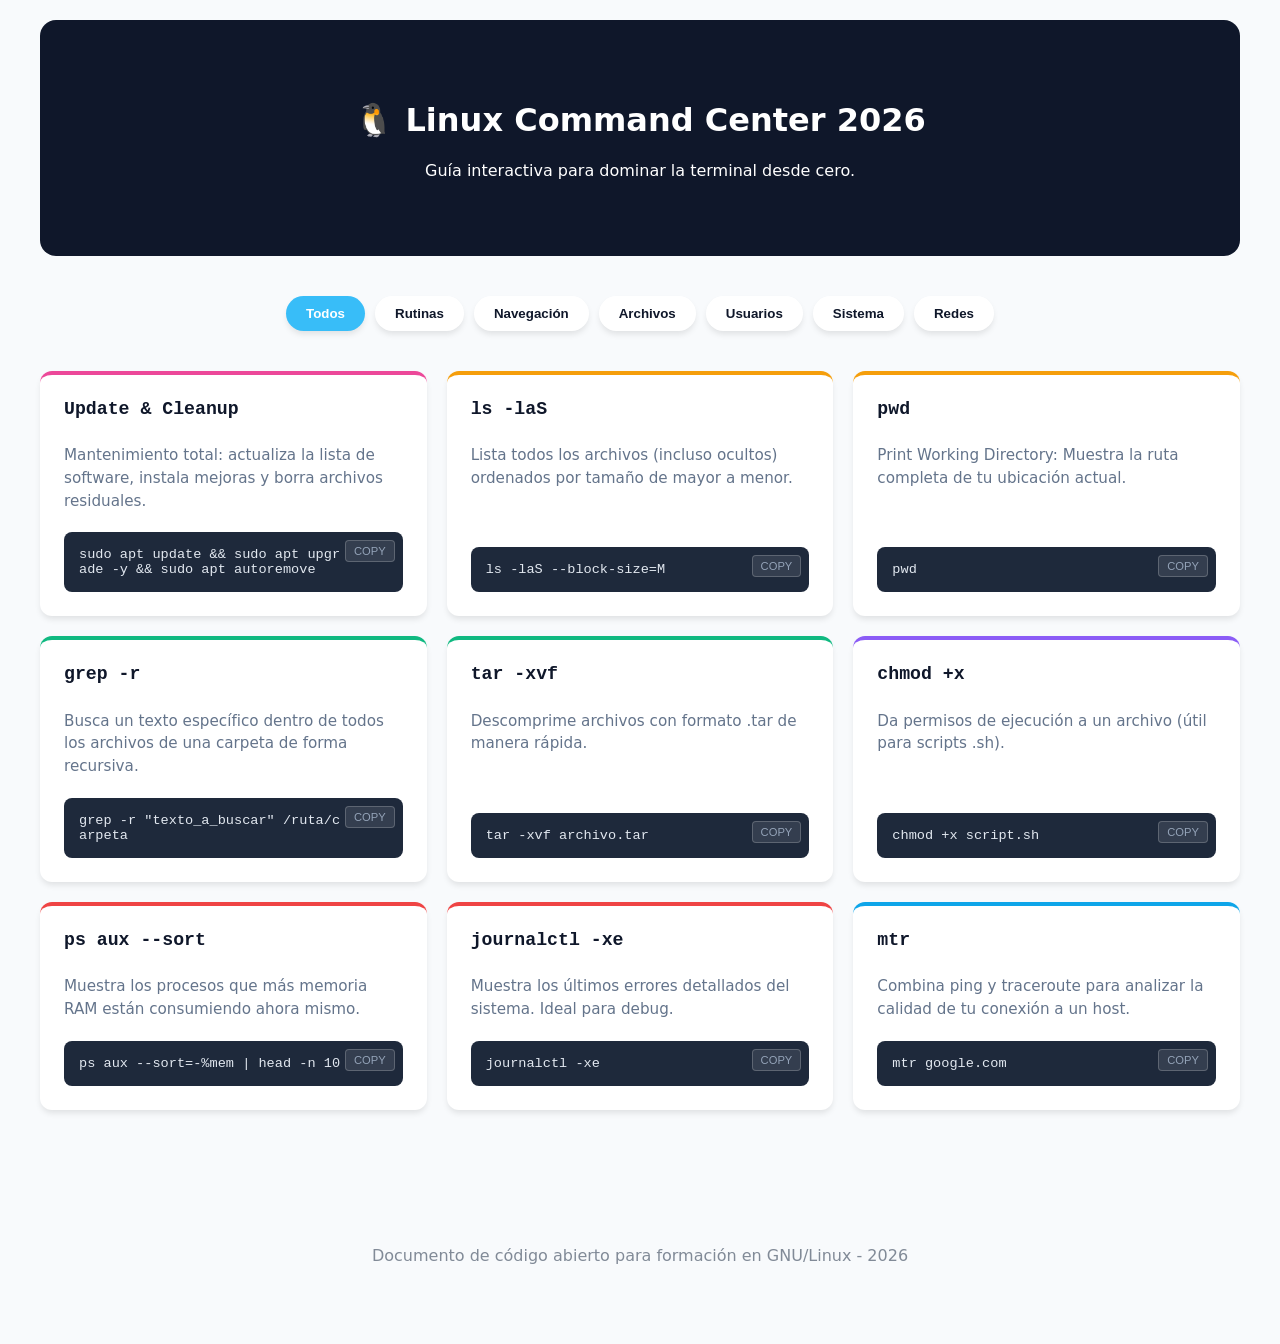
<file: linux.html>
<!DOCTYPE html>
<html lang="es">
<head>
    <meta charset="UTF-8">
    <meta name="viewport" content="width=device-width, initial-scale=1.0">
    <title>Manual Linux Pro 2026</title>
    <style>
        :root {
            --primary: #0f172a;
            --accent: #38bdf8;
            --bg: #f8fafc;
            --card-bg: #ffffff;
            --code-bg: #1e293b;
            --text-main: #334155;
            /* Colores de categorías */
            --c-nav: #f59e0b;
            --c-file: #10b981;
            --c-user: #8b5cf6;
            --c-sys: #ef4444;
            --c-net: #0ea5e9;
            --c-routine: #ec4899;
        }

        body { font-family: 'Inter', system-ui, sans-serif; background-color: var(--bg); color: var(--text-main); margin: 0; padding: 20px; }
        .container { max-width: 1200px; margin: 0 auto; }
        
        header { 
            text-align: center; padding: 60px 20px; background: var(--primary); 
            color: white; border-radius: 16px; margin-bottom: 40px;
        }

        .category-nav { display: flex; flex-wrap: wrap; gap: 10px; justify-content: center; margin-bottom: 40px; position: sticky; top: 10px; z-index: 100; }
        
        .btn-tab {
            padding: 10px 20px; border: none; background: var(--card-bg); color: var(--primary); 
            border-radius: 30px; cursor: pointer; font-weight: 600; box-shadow: 0 4px 6px -1px rgba(0,0,0,0.1); transition: 0.2s;
        }

        .btn-tab.active { background: var(--accent); color: white; }

        .command-grid { display: grid; grid-template-columns: repeat(auto-fill, minmax(350px, 1fr)); gap: 20px; }
        
        .command-card {
            background: var(--card-bg); padding: 24px; border-radius: 12px; border-top: 4px solid #cbd5e1;
            box-shadow: 0 4px 6px -1px rgba(0,0,0,0.1); display: flex; flex-direction: column;
        }

        /* Colores Dinámicos */
        .command-card.nav { border-top-color: var(--c-nav); }
        .command-card.file { border-top-color: var(--c-file); }
        .command-card.user { border-top-color: var(--c-user); }
        .command-card.sys { border-top-color: var(--c-sys); }
        .command-card.net { border-top-color: var(--c-net); }
        .command-card.routine { border-top-color: var(--c-routine); }

        .command-card h3 { margin: 0 0 10px 0; font-family: monospace; font-size: 1.4em; color: var(--primary); }
        .desc { font-size: 0.95em; line-height: 1.5; color: #64748b; margin-bottom: 20px; flex-grow: 1; }

        /* Bloque de Código Profesional */
        .code-wrapper {
            position: relative;
            background: var(--code-bg);
            border-radius: 8px;
            padding: 15px;
            margin-top: auto;
        }

        .syntax {
            color: #e2e8f0;
            font-family: 'Fira Code', 'Courier New', monospace;
            font-size: 0.85em;
            white-space: pre-wrap;
            word-break: break-all;
            padding-right: 40px; /* Espacio para el botón */
        }

        .copy-btn {
            position: absolute;
            top: 8px;
            right: 8px;
            background: rgba(255, 255, 255, 0.1);
            border: 1px solid rgba(255, 255, 255, 0.2);
            color: #94a3b8;
            padding: 4px 8px;
            border-radius: 4px;
            font-size: 0.7em;
            cursor: pointer;
            transition: 0.2s;
            text-transform: uppercase;
        }

        .copy-btn:hover { background: rgba(255, 255, 255, 0.2); color: white; }
        .copy-btn.copied { background: var(--c-file); color: white; border-color: var(--c-file); }

        footer { text-align: center; margin-top: 80px; padding: 40px; opacity: 0.6; }
    </style>
</head>
<body>

<div class="container">
    <header>
        <h1>🐧 Linux Command Center 2026</h1>
        <p>Guía interactiva para dominar la terminal desde cero.</p>
    </header>

    <nav class="category-nav">
        <button class="btn-tab active" onclick="filterSelection('all')">Todos</button>
        <button class="btn-tab" onclick="filterSelection('routine')">Rutinas</button>
        <button class="btn-tab" onclick="filterSelection('nav')">Navegación</button>
        <button class="btn-tab" onclick="filterSelection('file')">Archivos</button>
        <button class="btn-tab" onclick="filterSelection('user')">Usuarios</button>
        <button class="btn-tab" onclick="filterSelection('sys')">Sistema</button>
        <button class="btn-tab" onclick="filterSelection('net')">Redes</button>
    </nav>

    <div class="command-grid">
        
        <div class="command-card routine">
            <h3>Update & Cleanup</h3>
            <p class="desc">Mantenimiento total: actualiza la lista de software, instala mejoras y borra archivos residuales.</p>
            <div class="code-wrapper">
                <div class="syntax">sudo apt update && sudo apt upgrade -y && sudo apt autoremove</div>
                <button class="copy-btn" onclick="copyCode(this)">Copy</button>
            </div>
        </div>

        <div class="command-card nav">
            <h3>ls -laS</h3>
            <p class="desc">Lista todos los archivos (incluso ocultos) ordenados por tamaño de mayor a menor.</p>
            <div class="code-wrapper">
                <div class="syntax">ls -laS --block-size=M</div>
                <button class="copy-btn" onclick="copyCode(this)">Copy</button>
            </div>
        </div>

        <div class="command-card nav">
            <h3>pwd</h3>
            <p class="desc">Print Working Directory: Muestra la ruta completa de tu ubicación actual.</p>
            <div class="code-wrapper">
                <div class="syntax">pwd</div>
                <button class="copy-btn" onclick="copyCode(this)">Copy</button>
            </div>
        </div>

        <div class="command-card file">
            <h3>grep -r</h3>
            <p class="desc">Busca un texto específico dentro de todos los archivos de una carpeta de forma recursiva.</p>
            <div class="code-wrapper">
                <div class="syntax">grep -r "texto_a_buscar" /ruta/carpeta</div>
                <button class="copy-btn" onclick="copyCode(this)">Copy</button>
            </div>
        </div>

        <div class="command-card file">
            <h3>tar -xvf</h3>
            <p class="desc">Descomprime archivos con formato .tar de manera rápida.</p>
            <div class="code-wrapper">
                <div class="syntax">tar -xvf archivo.tar</div>
                <button class="copy-btn" onclick="copyCode(this)">Copy</button>
            </div>
        </div>

        <div class="command-card user">
            <h3>chmod +x</h3>
            <p class="desc">Da permisos de ejecución a un archivo (útil para scripts .sh).</p>
            <div class="code-wrapper">
                <div class="syntax">chmod +x script.sh</div>
                <button class="copy-btn" onclick="copyCode(this)">Copy</button>
            </div>
        </div>

        <div class="command-card sys">
            <h3>ps aux --sort</h3>
            <p class="desc">Muestra los procesos que más memoria RAM están consumiendo ahora mismo.</p>
            <div class="code-wrapper">
                <div class="syntax">ps aux --sort=-%mem | head -n 10</div>
                <button class="copy-btn" onclick="copyCode(this)">Copy</button>
            </div>
        </div>

        <div class="command-card sys">
            <h3>journalctl -xe</h3>
            <p class="desc">Muestra los últimos errores detallados del sistema. Ideal para debug.</p>
            <div class="code-wrapper">
                <div class="syntax">journalctl -xe</div>
                <button class="copy-btn" onclick="copyCode(this)">Copy</button>
            </div>
        </div>

        <div class="command-card net">
            <h3>mtr</h3>
            <p class="desc">Combina ping y traceroute para analizar la calidad de tu conexión a un host.</p>
            <div class="code-wrapper">
                <div class="syntax">mtr google.com</div>
                <button class="copy-btn" onclick="copyCode(this)">Copy</button>
            </div>
        </div>

    </div>

    <footer>
        <p>Documento de código abierto para formación en GNU/Linux - 2026</p>
    </footer>
</div>

<script>
    function copyCode(button) {
        const text = button.previousElementSibling.innerText;
        navigator.clipboard.writeText(text).then(() => {
            button.innerText = "COPIED!";
            button.classList.add("copied");
            setTimeout(() => {
                button.innerText = "COPY";
                button.classList.remove("copied");
            }, 2000);
        });
    }

    function filterSelection(category) {
        const cards = document.querySelectorAll(".command-card");
        const buttons = document.querySelectorAll(".btn-tab");
        
        buttons.forEach(btn => {
            btn.classList.remove("active");
            if(btn.getAttribute('onclick').includes(category)) btn.classList.add("active");
        });

        cards.forEach(card => {
            if (category === "all" || card.classList.contains(category)) {
                card.style.display = "flex";
            } else {
                card.style.display = "none";
            }
        });
    }
</script>

</body>
</html>
</file>
